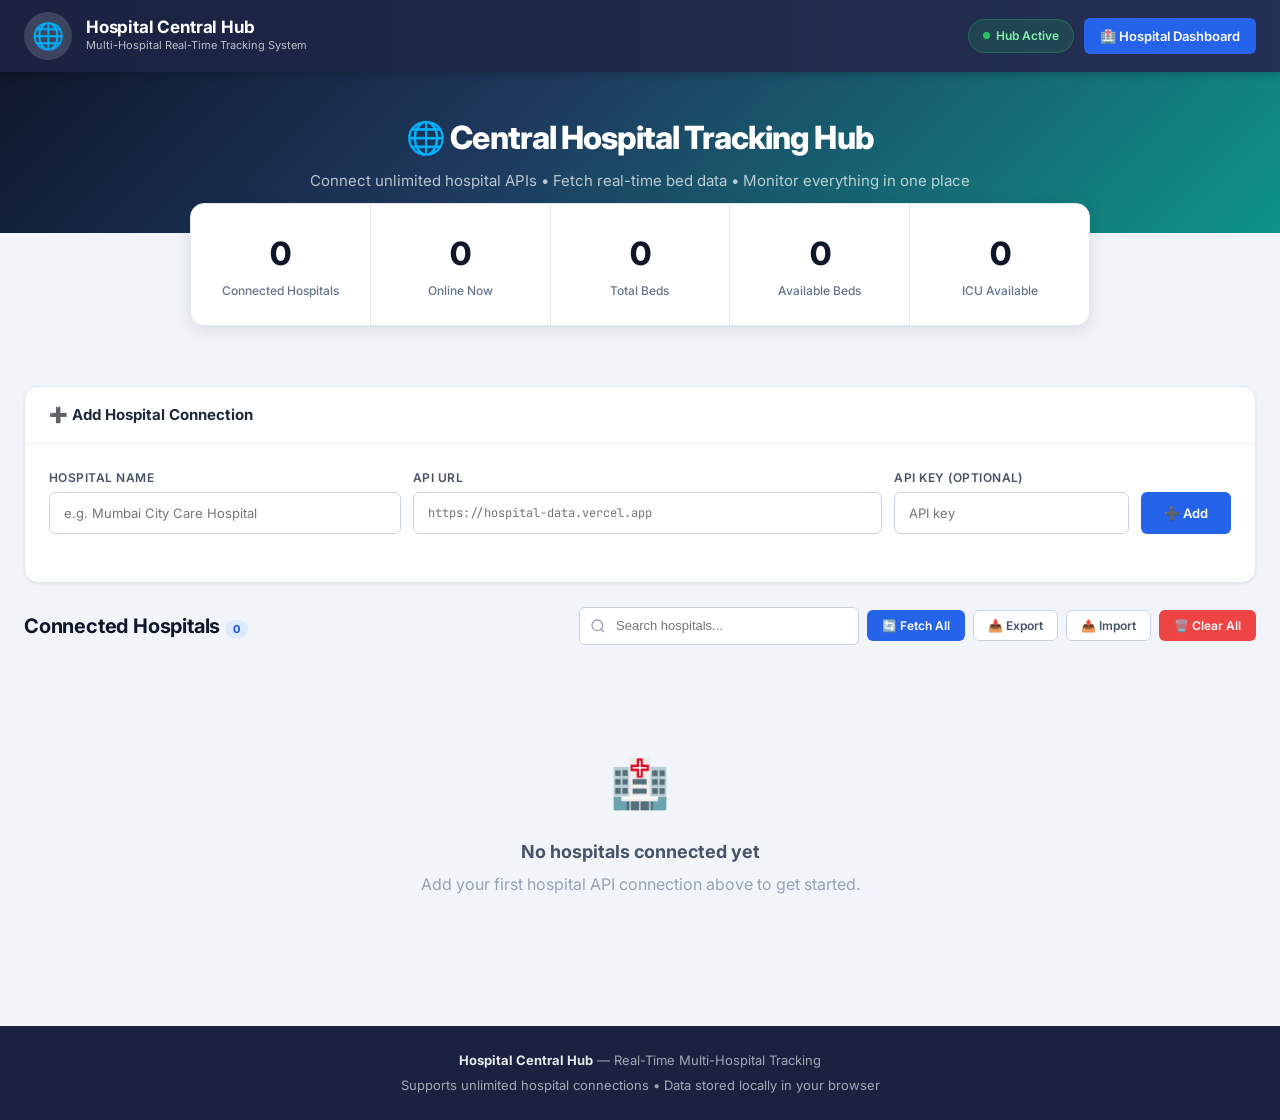
<file: hub.html>
<!DOCTYPE html>
<html lang="en">
<head>
  <meta charset="UTF-8" />
  <meta name="viewport" content="width=device-width, initial-scale=1.0" />
  <title>Hospital Central Hub — Connect & Track All Hospitals</title>
  <meta name="description" content="Central hospital tracking hub. Connect unlimited hospital APIs, fetch real-time bed data, and monitor all hospitals from one dashboard." />
  <link rel="icon" href="data:image/svg+xml,<svg xmlns='http://www.w3.org/2000/svg' viewBox='0 0 100 100'><text y='.9em' font-size='90'>🌐</text></svg>" />
  <link rel="stylesheet" href="css/styles.css" />
  <style>
    /* Hub-specific overrides */
    .hub-hero { background: linear-gradient(135deg, #0f172a 0%, #1e3a5f 40%, #0d9488 100%); padding: 40px 0; color: white; text-align: center; }
    .hub-hero h2 { font-size: 32px; font-weight: 800; letter-spacing: -0.03em; }
    .hub-hero p { font-size: 15px; opacity: 0.7; margin-top: 6px; }
    .hub-stats { display: flex; gap: 0; background: white; border-radius: 14px; box-shadow: 0 4px 20px rgba(0,0,0,0.1); margin: -30px auto 32px; max-width: 900px; overflow: hidden; border: 1px solid #e2e8f0; position: relative; z-index: 10; }
    .hub-stat { flex: 1; padding: 24px 20px; text-align: center; border-right: 1px solid #e2e8f0; }
    .hub-stat:last-child { border-right: none; }
    .hub-stat .val { font-size: 32px; font-weight: 800; color: #0f172a; letter-spacing: -0.03em; }
    .hub-stat .lbl { font-size: 12px; color: #64748b; font-weight: 500; margin-top: 2px; }
    .add-form { display: grid; grid-template-columns: 1.5fr 2fr 1fr auto; gap: 12px; align-items: end; margin-bottom: 24px; }
    .add-form .field label { display: block; font-size: 12px; font-weight: 600; color: #475569; margin-bottom: 5px; text-transform: uppercase; letter-spacing: 0.04em; }
    .add-form .field input { width: 100%; height: 42px; padding: 0 14px; border: 1px solid #cbd5e1; border-radius: 6px; font-size: 13px; font-family: 'Inter', sans-serif; outline: none; }
    .add-form .field input:focus { border-color: #2563eb; box-shadow: 0 0 0 3px rgba(37,99,235,0.1); }
    .toolbar { display: flex; align-items: center; justify-content: space-between; margin-bottom: 16px; flex-wrap: wrap; gap: 10px; }
    .toolbar-left { display: flex; align-items: center; gap: 10px; }
    .toolbar-right { display: flex; align-items: center; gap: 8px; }
    .search-box { width: 280px; height: 38px; padding: 0 12px 0 36px; border: 1px solid #cbd5e1; border-radius: 6px; font-size: 13px; outline: none; background: white url("data:image/svg+xml,%3Csvg xmlns='http://www.w3.org/2000/svg' width='16' height='16' viewBox='0 0 24 24' fill='none' stroke='%2394a3b8' stroke-width='2'%3E%3Ccircle cx='11' cy='11' r='8'/%3E%3Cpath d='m21 21-4.3-4.3'/%3E%3C/svg%3E") no-repeat 10px center; }
    .search-box:focus { border-color: #2563eb; }
    .hospital-grid { display: grid; grid-template-columns: repeat(auto-fill, minmax(340px, 1fr)); gap: 16px; margin-bottom: 24px; }
    .hosp-card { background: white; border-radius: 12px; border: 1px solid #e2e8f0; overflow: hidden; transition: box-shadow 0.2s, transform 0.2s; }
    .hosp-card:hover { box-shadow: 0 8px 24px rgba(0,0,0,0.08); transform: translateY(-2px); }
    .hosp-card-top { padding: 18px 20px; display: flex; align-items: center; gap: 14px; }
    .hosp-avatar { width: 44px; height: 44px; border-radius: 10px; display: flex; align-items: center; justify-content: center; font-size: 22px; flex-shrink: 0; }
    .hosp-avatar.online { background: #dcfce7; }
    .hosp-avatar.offline { background: #fee2e2; }
    .hosp-avatar.pending { background: #f1f5f9; }
    .hosp-name { font-size: 14px; font-weight: 700; color: #1e293b; }
    .hosp-url { font-size: 11px; color: #94a3b8; font-family: 'JetBrains Mono', monospace; word-break: break-all; }
    .hosp-status { margin-left: auto; }
    .hosp-status-dot { display: inline-flex; align-items: center; gap: 5px; padding: 4px 10px; border-radius: 20px; font-size: 11px; font-weight: 600; }
    .hosp-status-dot.online { background: #dcfce7; color: #15803d; }
    .hosp-status-dot.offline { background: #fee2e2; color: #b91c1c; }
    .hosp-status-dot.pending { background: #f1f5f9; color: #64748b; }
    .hosp-status-dot.timeout { background: #fef9c3; color: #a16207; }
    .hosp-card-data { padding: 0 20px 16px; display: grid; grid-template-columns: repeat(3, 1fr); gap: 8px; }
    .hosp-data-item { background: #f8fafc; border-radius: 8px; padding: 10px; text-align: center; }
    .hosp-data-item .dv { font-size: 18px; font-weight: 800; color: #0f172a; }
    .hosp-data-item .dl { font-size: 10px; color: #64748b; font-weight: 600; text-transform: uppercase; letter-spacing: 0.03em; }
    .hosp-card-actions { padding: 12px 20px; border-top: 1px solid #f1f5f9; display: flex; gap: 8px; justify-content: flex-end; }
    .hosp-card-actions button { padding: 6px 12px; border-radius: 6px; font-size: 11px; font-weight: 600; cursor: pointer; border: 1px solid #e2e8f0; background: white; color: #475569; transition: all 0.15s; }
    .hosp-card-actions button:hover { background: #f1f5f9; }
    .hosp-card-actions .del-btn { color: #b91c1c; border-color: #fecaca; }
    .hosp-card-actions .del-btn:hover { background: #fee2e2; }
    .progress-bar-wrap { width: 100%; height: 6px; background: #e2e8f0; border-radius: 3px; margin: 12px 0; overflow: hidden; display: none; }
    .progress-bar-wrap.active { display: block; }
    .progress-bar-fill { height: 100%; background: linear-gradient(90deg, #2563eb, #0d9488); border-radius: 3px; transition: width 0.3s; width: 0%; }
    .empty-state { text-align: center; padding: 60px 20px; color: #94a3b8; }
    .empty-state .icon { font-size: 48px; margin-bottom: 16px; }
    .empty-state h3 { font-size: 18px; color: #475569; margin-bottom: 6px; }
    .import-area { display: none; margin-bottom: 20px; }
    .import-area.open { display: block; }
    .import-area textarea { width: 100%; height: 120px; padding: 12px; border: 1px solid #cbd5e1; border-radius: 8px; font-family: 'JetBrains Mono', monospace; font-size: 12px; resize: vertical; outline: none; }
    .count-badge { background: #dbeafe; color: #1d4ed8; font-size: 11px; font-weight: 700; padding: 2px 8px; border-radius: 10px; }
    @media (max-width: 768px) {
      .add-form { grid-template-columns: 1fr; }
      .hub-stats { flex-direction: column; margin: -20px 16px 24px; }
      .hub-stat { border-right: none; border-bottom: 1px solid #e2e8f0; }
      .hospital-grid { grid-template-columns: 1fr; }
      .search-box { width: 100%; }
    }
  </style>
</head>
<body>

  <!-- TOP BAR -->
  <header class="top-bar">
    <div class="top-bar-inner">
      <div class="brand">
        <div class="brand-emblem">🌐</div>
        <div class="brand-text">
          <h1>Hospital Central Hub</h1>
          <p>Multi-Hospital Real-Time Tracking System</p>
        </div>
      </div>
      <div class="top-bar-actions">
        <div class="live-badge"><span class="dot"></span> Hub Active</div>
        <a href="index.html" class="login-btn">🏥 Hospital Dashboard</a>
      </div>
    </div>
  </header>

  <!-- HERO BANNER -->
  <section class="hub-hero">
    <h2>🌐 Central Hospital Tracking Hub</h2>
    <p>Connect unlimited hospital APIs • Fetch real-time bed data • Monitor everything in one place</p>
  </section>

  <!-- AGGREGATE STATS -->
  <div class="hub-stats">
    <div class="hub-stat"><div class="val" id="agg-hospitals">0</div><div class="lbl">Connected Hospitals</div></div>
    <div class="hub-stat"><div class="val" id="agg-online">0</div><div class="lbl">Online Now</div></div>
    <div class="hub-stat"><div class="val" id="agg-beds">0</div><div class="lbl">Total Beds</div></div>
    <div class="hub-stat"><div class="val" id="agg-avail">0</div><div class="lbl">Available Beds</div></div>
    <div class="hub-stat"><div class="val" id="agg-icu">0</div><div class="lbl">ICU Available</div></div>
  </div>

  <!-- MAIN CONTENT -->
  <div class="main-content">

    <!-- ADD CONNECTION FORM -->
    <div class="card">
      <div class="card-header">
        <div class="card-title">➕ Add Hospital Connection</div>
      </div>
      <div class="card-body">
        <div class="add-form">
          <div class="field">
            <label>Hospital Name</label>
            <input type="text" id="add-name" placeholder="e.g. Mumbai City Care Hospital" />
          </div>
          <div class="field">
            <label>API URL</label>
            <input type="url" id="add-url" placeholder="https://hospital-data.vercel.app" style="font-family:'JetBrains Mono',monospace;font-size:12px;" />
          </div>
          <div class="field">
            <label>API Key (optional)</label>
            <input type="password" id="add-key" placeholder="API key" />
          </div>
          <div><button class="btn btn-primary" id="add-btn" style="height:42px;">➕ Add</button></div>
        </div>
      </div>
    </div>

    <!-- IMPORT AREA -->
    <div class="import-area" id="import-area">
      <div class="card">
        <div class="card-header"><div class="card-title">📥 Import Hospitals (JSON)</div></div>
        <div class="card-body">
          <textarea id="import-json" placeholder='Paste JSON array: [{"name":"Hospital","url":"https://...","apiKey":""}]'></textarea>
          <div style="margin-top:10px;display:flex;gap:8px;">
            <button class="btn btn-primary btn-sm" id="import-btn">Import</button>
            <button class="btn btn-outline btn-sm" onclick="document.getElementById('import-area').classList.remove('open')">Cancel</button>
          </div>
        </div>
      </div>
    </div>

    <!-- TOOLBAR -->
    <div class="toolbar">
      <div class="toolbar-left">
        <h3 class="section-title" style="margin-bottom:0;">Connected Hospitals <span class="count-badge" id="count-badge">0</span></h3>
      </div>
      <div class="toolbar-right">
        <input type="text" class="search-box" id="search-box" placeholder="Search hospitals..." />
        <button class="btn btn-primary btn-sm" id="fetch-all-btn">🔄 Fetch All</button>
        <button class="btn btn-outline btn-sm" id="export-btn">📥 Export</button>
        <button class="btn btn-outline btn-sm" id="import-toggle-btn">📤 Import</button>
        <button class="btn btn-danger btn-sm" id="clear-all-btn">🗑️ Clear All</button>
      </div>
    </div>

    <!-- PROGRESS BAR -->
    <div class="progress-bar-wrap" id="progress-wrap">
      <div class="progress-bar-fill" id="progress-fill"></div>
    </div>

    <!-- HOSPITAL CARDS GRID -->
    <div class="hospital-grid" id="hospital-grid">
      <!-- Rendered by JS -->
    </div>

    <!-- EMPTY STATE -->
    <div class="empty-state" id="empty-state" style="display:none;">
      <div class="icon">🏥</div>
      <h3>No hospitals connected yet</h3>
      <p>Add your first hospital API connection above to get started.</p>
    </div>

  </div>

  <!-- FOOTER -->
  <footer class="site-footer">
    <div><strong>Hospital Central Hub</strong> — Real-Time Multi-Hospital Tracking</div>
    <div style="margin-top:4px;">Supports unlimited hospital connections • Data stored locally in your browser</div>
  </footer>

  <!-- TOAST -->
  <div class="toast-container" id="toast-container"></div>

  <!-- SCRIPTS -->
  <script src="js/hub.js"></script>
  <script>
    const $ = s => document.querySelector(s);
    const $$ = s => document.querySelectorAll(s);

    // ── Toast ──
    function showToast(msg, type = "info") {
      const c = $(".toast-container"); if (!c) return;
      const icons = { success: "✅", danger: "❌", warning: "⚠️", info: "ℹ️" };
      const t = document.createElement("div"); t.className = `toast ${type}`;
      t.innerHTML = `<span>${icons[type] || "ℹ️"}</span> ${msg}`; c.appendChild(t);
      setTimeout(() => t.remove(), 4000);
    }

    // ── Render aggregate stats ──
    function renderStats() {
      const s = Hub.getAggregateStats();
      $("#agg-hospitals").textContent = s.totalHospitals;
      $("#agg-online").textContent = s.onlineCount;
      $("#agg-beds").textContent = s.totalBeds.toLocaleString();
      $("#agg-avail").textContent = s.totalAvailable.toLocaleString();
      $("#agg-icu").textContent = s.totalICUAvail.toLocaleString();
      $("#count-badge").textContent = s.totalHospitals;
    }

    // ── Render hospital cards ──
    function renderCards(filter = "") {
      const list = Hub.getConnections();
      const filtered = filter ? list.filter(c =>
        c.name.toLowerCase().includes(filter.toLowerCase()) ||
        c.url.toLowerCase().includes(filter.toLowerCase())
      ) : list;

      const grid = $("#hospital-grid");
      const empty = $("#empty-state");

      if (filtered.length === 0) {
        grid.innerHTML = "";
        empty.style.display = list.length === 0 ? "block" : "none";
        if (list.length > 0 && filtered.length === 0) {
          grid.innerHTML = '<div class="empty-state"><div class="icon">🔍</div><h3>No matching hospitals</h3></div>';
        }
        return;
      }

      empty.style.display = "none";

      grid.innerHTML = filtered.map(c => {
        const d = c.lastData;
        const statusCls = c.lastStatus || "pending";
        const statusLabel = { online: "✅ Online", offline: "❌ Offline", timeout: "⏱️ Timeout", pending: "⏳ Pending" }[statusCls] || "⏳ Pending";

        let totalBeds = "—", availBeds = "—", icuBeds = "—";
        if (d) {
          totalBeds = d.total_beds ?? "—";
          availBeds = d.total_available ?? "—";
          if (d.beds) {
            icuBeds = d.beds.icu?.available ?? "—";
          } else {
            icuBeds = d.icu_beds ?? "—";
          }
        }

        const lastTime = c.lastFetched ? new Date(c.lastFetched).toLocaleTimeString("en-IN", { hour: "2-digit", minute: "2-digit", hour12: true }) : "Never";

        return `<div class="hosp-card" data-id="${c.id}">
          <div class="hosp-card-top">
            <div class="hosp-avatar ${statusCls}">🏥</div>
            <div style="flex:1;min-width:0;">
              <div class="hosp-name">${esc(c.name)}</div>
              <div class="hosp-url">${esc(c.url)}</div>
            </div>
            <div class="hosp-status">
              <span class="hosp-status-dot ${statusCls}">${statusLabel}</span>
            </div>
          </div>
          <div class="hosp-card-data">
            <div class="hosp-data-item"><div class="dv">${totalBeds}</div><div class="dl">Total Beds</div></div>
            <div class="hosp-data-item"><div class="dv">${availBeds}</div><div class="dl">Available</div></div>
            <div class="hosp-data-item"><div class="dv">${icuBeds}</div><div class="dl">ICU Avail</div></div>
          </div>
          <div class="hosp-card-actions">
            <span style="font-size:11px;color:#94a3b8;margin-right:auto;">Last: ${lastTime}</span>
            <button onclick="fetchOne('${c.id}')">🔄 Fetch</button>
            <button class="del-btn" onclick="removeHosp('${c.id}')">🗑️ Remove</button>
          </div>
        </div>`;
      }).join("");
    }

    function esc(s) { const d = document.createElement("div"); d.textContent = s; return d.innerHTML; }

    // ── Add hospital ──
    $("#add-btn").addEventListener("click", () => {
      const name = $("#add-name").value.trim();
      const url = $("#add-url").value.trim();
      const key = $("#add-key").value.trim();

      if (!name) { showToast("Enter a hospital name", "warning"); return; }
      if (!url) { showToast("Enter an API URL", "warning"); return; }

      Hub.addConnection(name, url, key);
      $("#add-name").value = "";
      $("#add-url").value = "";
      $("#add-key").value = "";
      renderCards();
      renderStats();
      showToast(`${name} added!`, "success");
    });

    // Enter key support
    ["add-name", "add-url", "add-key"].forEach(id => {
      $(`#${id}`).addEventListener("keydown", e => { if (e.key === "Enter") $("#add-btn").click(); });
    });

    // ── Fetch single ──
    async function fetchOne(id) {
      const conn = Hub.getConnection(id);
      if (!conn) return;
      showToast(`Fetching ${conn.name}...`, "info");
      await Hub.fetchHospital(conn);
      renderCards($("#search-box").value);
      renderStats();
      const updated = Hub.getConnection(id);
      if (updated?.lastStatus === "online") {
        showToast(`${conn.name} — data fetched!`, "success");
      } else {
        showToast(`${conn.name} — connection failed`, "danger");
      }
    }

    // ── Remove hospital ──
    function removeHosp(id) {
      const conn = Hub.getConnection(id);
      if (confirm(`Remove "${conn?.name || id}"?`)) {
        Hub.removeConnection(id);
        renderCards($("#search-box").value);
        renderStats();
        showToast("Hospital removed", "info");
      }
    }

    // ── Fetch All ──
    $("#fetch-all-btn").addEventListener("click", async () => {
      const list = Hub.getConnections();
      if (list.length === 0) { showToast("No hospitals to fetch", "warning"); return; }

      const wrap = $("#progress-wrap");
      const fill = $("#progress-fill");
      wrap.classList.add("active");
      fill.style.width = "0%";

      showToast(`Fetching ${list.length} hospitals...`, "info");

      await Hub.fetchAll((done, total) => {
        fill.style.width = `${Math.round((done / total) * 100)}%`;
      });

      wrap.classList.remove("active");
      renderCards($("#search-box").value);
      renderStats();

      const stats = Hub.getAggregateStats();
      showToast(`Done! ${stats.onlineCount}/${stats.totalHospitals} online`, "success");
    });

    // ── Search ──
    $("#search-box").addEventListener("input", (e) => {
      renderCards(e.target.value);
    });

    // ── Export ──
    $("#export-btn").addEventListener("click", () => {
      const json = Hub.exportAll();
      const blob = new Blob([json], { type: "application/json" });
      const a = document.createElement("a"); a.href = URL.createObjectURL(blob);
      a.download = `hospital_hub_export_${Date.now()}.json`; a.click();
      showToast("Data exported!", "success");
    });

    // ── Import ──
    $("#import-toggle-btn").addEventListener("click", () => {
      $("#import-area").classList.toggle("open");
    });

    $("#import-btn").addEventListener("click", () => {
      const json = $("#import-json").value.trim();
      if (!json) { showToast("Paste JSON first", "warning"); return; }
      const result = Hub.importConnections(json);
      if (result.success) {
        showToast(`Imported ${result.count} hospitals!`, "success");
        $("#import-json").value = "";
        $("#import-area").classList.remove("open");
        renderCards();
        renderStats();
      } else {
        showToast(`Import failed: ${result.error}`, "danger");
      }
    });

    // ── Clear All ──
    $("#clear-all-btn").addEventListener("click", () => {
      const count = Hub.getConnections().length;
      if (count === 0) { showToast("Nothing to clear", "info"); return; }
      if (confirm(`Remove all ${count} hospital connections?`)) {
        localStorage.removeItem("hospital_hub_connections");
        renderCards();
        renderStats();
        showToast("All connections cleared", "info");
      }
    });

    // ── Init ──
    renderCards();
    renderStats();
  </script>
</body>
</html>
</file>
<file: css/styles.css>
/* ══════════════════════════════════════════
   Government Hospital Dashboard - Stylesheet
   Inspired by Maharashtra Charitable Hospital Helpdesk
   ══════════════════════════════════════════ */

@import url('https://fonts.googleapis.com/css2?family=Inter:wght@300;400;500;600;700;800&family=JetBrains+Mono:wght@400;500&display=swap');

:root {
  --navy: #1a2240;
  --navy-light: #243054;
  --navy-dark: #111832;
  --govt-blue: #2563eb;
  --govt-green: #0d9488;
  --teal: #14b8a6;
  --gradient-banner: linear-gradient(135deg, #1e40af 0%, #0d9488 60%, #2dd4bf 100%);
  --gradient-header: linear-gradient(90deg, #1a2240 0%, #243054 100%);
  --white: #ffffff;
  --gray-50: #f8fafc;
  --gray-100: #f1f5f9;
  --gray-200: #e2e8f0;
  --gray-300: #cbd5e1;
  --gray-400: #94a3b8;
  --gray-500: #64748b;
  --gray-600: #475569;
  --gray-700: #334155;
  --gray-800: #1e293b;
  --gray-900: #0f172a;
  --success: #22c55e;
  --warning: #f59e0b;
  --danger: #ef4444;
  --info: #3b82f6;
  --icon-green: #16a34a;
  --icon-green-bg: #dcfce7;
  --icon-purple: #9333ea;
  --icon-purple-bg: #f3e8ff;
  --icon-pink: #ec4899;
  --icon-pink-bg: #fce7f3;
  --icon-blue: #2563eb;
  --icon-blue-bg: #dbeafe;
  --icon-orange: #ea580c;
  --icon-orange-bg: #fff7ed;
  --icon-teal: #0d9488;
  --icon-teal-bg: #ccfbf1;
  --radius-sm: 6px;
  --radius-md: 10px;
  --radius-lg: 14px;
  --radius-xl: 20px;
  --shadow-sm: 0 1px 3px rgba(0,0,0,0.08);
  --shadow-md: 0 4px 12px rgba(0,0,0,0.1);
  --shadow-lg: 0 8px 30px rgba(0,0,0,0.12);
  --font-sans: 'Inter', -apple-system, BlinkMacSystemFont, sans-serif;
  --font-mono: 'JetBrains Mono', monospace;
  --transition: 200ms ease;
}

*, *::before, *::after { margin: 0; padding: 0; box-sizing: border-box; }
html { font-size: 16px; scroll-behavior: smooth; }
body { font-family: var(--font-sans); background: var(--gray-100); color: var(--gray-800); line-height: 1.6; min-height: 100vh; }
::-webkit-scrollbar { width: 6px; }
::-webkit-scrollbar-thumb { background: var(--gray-300); border-radius: 3px; }
a { text-decoration: none; color: inherit; }

/* ── TOP HEADER BAR (Navy) ── */
.top-bar {
  background: var(--gradient-header);
  color: white;
  padding: 12px 0;
  position: sticky;
  top: 0;
  z-index: 100;
  box-shadow: 0 2px 8px rgba(0,0,0,0.2);
}
.top-bar-inner {
  max-width: 1280px;
  margin: 0 auto;
  padding: 0 24px;
  display: flex;
  align-items: center;
  justify-content: space-between;
}
.brand {
  display: flex;
  align-items: center;
  gap: 14px;
}
.brand-emblem {
  width: 48px;
  height: 48px;
  background: rgba(255,255,255,0.15);
  border-radius: 50%;
  display: flex;
  align-items: center;
  justify-content: center;
  font-size: 26px;
  flex-shrink: 0;
}
.brand-text h1 {
  font-size: 17px;
  font-weight: 700;
  line-height: 1.2;
  letter-spacing: -0.01em;
}
.brand-text p {
  font-size: 11px;
  opacity: 0.7;
  font-weight: 400;
}
.top-bar-actions {
  display: flex;
  align-items: center;
  gap: 10px;
}
.helpline-btn {
  display: flex;
  align-items: center;
  gap: 6px;
  background: var(--icon-green);
  color: white;
  padding: 8px 16px;
  border-radius: var(--radius-sm);
  font-size: 13px;
  font-weight: 600;
  border: none;
  cursor: pointer;
}
.login-btn {
  display: flex;
  align-items: center;
  gap: 6px;
  background: var(--govt-blue);
  color: white;
  padding: 8px 16px;
  border-radius: var(--radius-sm);
  font-size: 13px;
  font-weight: 600;
  border: none;
  cursor: pointer;
  transition: background var(--transition);
}
.login-btn:hover { background: #1d4ed8; }
.live-badge {
  display: flex;
  align-items: center;
  gap: 6px;
  background: rgba(34,197,94,0.15);
  border: 1px solid rgba(34,197,94,0.3);
  color: #86efac;
  padding: 6px 14px;
  border-radius: 20px;
  font-size: 12px;
  font-weight: 600;
}
.live-badge .dot {
  width: 7px; height: 7px;
  background: var(--success);
  border-radius: 50%;
  animation: pulse-dot 2s infinite;
}
@keyframes pulse-dot {
  0%,100% { opacity: 1; }
  50% { opacity: 0.4; }
}

/* ── NAVIGATION BAR ── */
.nav-bar {
  background: white;
  border-bottom: 1px solid var(--gray-200);
  position: sticky;
  top: 72px;
  z-index: 90;
}
.nav-bar-inner {
  max-width: 1280px;
  margin: 0 auto;
  padding: 0 24px;
  display: flex;
  align-items: center;
  gap: 0;
  overflow-x: auto;
}
.nav-link {
  padding: 14px 18px;
  font-size: 13.5px;
  font-weight: 500;
  color: var(--gray-600);
  white-space: nowrap;
  border-bottom: 3px solid transparent;
  transition: all var(--transition);
  cursor: pointer;
}
.nav-link:hover {
  color: var(--navy);
  background: var(--gray-50);
}
.nav-link.active {
  color: var(--govt-blue);
  border-bottom-color: var(--govt-blue);
  font-weight: 600;
}
.mobile-toggle {
  display: none;
  background: none;
  border: none;
  font-size: 22px;
  color: white;
  cursor: pointer;
  padding: 6px;
}

/* ── GRADIENT BANNER ── */
.banner {
  background: var(--gradient-banner);
  padding: 28px 0 24px;
  color: white;
}
.banner-inner {
  max-width: 1280px;
  margin: 0 auto;
  padding: 0 24px;
}
.banner h2 {
  font-size: 26px;
  font-weight: 700;
  letter-spacing: -0.02em;
}
.breadcrumb {
  font-size: 13px;
  opacity: 0.8;
  margin-top: 4px;
}
.breadcrumb a { text-decoration: underline; opacity: 0.9; }

/* ── MAIN CONTENT ── */
.main-content {
  max-width: 1280px;
  margin: 0 auto;
  padding: 28px 24px;
}

/* ── STAT CARDS ROW ── */
.stat-cards {
  display: flex;
  gap: 0;
  background: white;
  border-radius: var(--radius-lg);
  box-shadow: var(--shadow-md);
  margin-bottom: 32px;
  overflow: hidden;
  border: 1px solid var(--gray-200);
}
.stat-card {
  flex: 1;
  padding: 28px 24px;
  display: flex;
  align-items: center;
  gap: 16px;
  border-right: 1px solid var(--gray-200);
  transition: background var(--transition);
}
.stat-card:last-child { border-right: none; }
.stat-card:hover { background: var(--gray-50); }
.stat-icon {
  width: 56px; height: 56px;
  border-radius: 50%;
  display: flex;
  align-items: center;
  justify-content: center;
  font-size: 26px;
  flex-shrink: 0;
}
.stat-icon.green  { background: var(--icon-green-bg); }
.stat-icon.purple { background: var(--icon-purple-bg); }
.stat-icon.pink   { background: var(--icon-pink-bg); }
.stat-icon.blue   { background: var(--icon-blue-bg); }
.stat-icon.orange { background: var(--icon-orange-bg); }
.stat-icon.teal   { background: var(--icon-teal-bg); }
.stat-info .stat-value {
  font-size: 30px;
  font-weight: 800;
  color: var(--gray-900);
  line-height: 1;
  letter-spacing: -0.03em;
}
.stat-info .stat-label {
  font-size: 13px;
  color: var(--gray-500);
  font-weight: 500;
  margin-top: 4px;
}

/* ── SECTION HEADINGS ── */
.section-title {
  font-size: 20px;
  font-weight: 700;
  color: var(--gray-900);
  margin-bottom: 18px;
  letter-spacing: -0.01em;
}

/* ── CARD COMPONENT ── */
.card {
  background: white;
  border-radius: var(--radius-lg);
  border: 1px solid var(--gray-200);
  box-shadow: var(--shadow-sm);
  overflow: hidden;
  margin-bottom: 24px;
}
.card-header {
  padding: 16px 24px;
  border-bottom: 1px solid var(--gray-100);
  display: flex;
  align-items: center;
  justify-content: space-between;
}
.card-title {
  font-size: 15px;
  font-weight: 700;
  color: var(--gray-800);
  display: flex;
  align-items: center;
  gap: 8px;
}
.card-body { padding: 24px; }

/* ── FILTER ROW ── */
.filter-row {
  display: flex;
  align-items: flex-end;
  gap: 16px;
  margin-bottom: 24px;
  flex-wrap: wrap;
}
.filter-group { flex: 1; min-width: 180px; }
.filter-group label {
  display: block;
  font-size: 13px;
  font-weight: 600;
  color: var(--gray-700);
  margin-bottom: 6px;
}
.filter-select, .filter-input {
  width: 100%;
  height: 42px;
  padding: 0 14px;
  border: 1px solid var(--gray-300);
  border-radius: var(--radius-sm);
  font-size: 13px;
  font-family: var(--font-sans);
  color: var(--gray-700);
  background: white;
  outline: none;
  transition: border-color var(--transition);
  appearance: none;
}
.filter-select { background: white url("data:image/svg+xml,%3Csvg xmlns='http://www.w3.org/2000/svg' width='12' height='12' viewBox='0 0 24 24' fill='none' stroke='%2364748b' stroke-width='2'%3E%3Cpath d='M6 9l6 6 6-6'/%3E%3C/svg%3E") no-repeat right 14px center; padding-right: 36px; }
.filter-select:focus, .filter-input:focus { border-color: var(--govt-blue); box-shadow: 0 0 0 3px rgba(37,99,235,0.1); }
.filter-input.mono { font-family: var(--font-mono); font-size: 12px; }

/* ── BUTTONS ── */
.btn {
  display: inline-flex;
  align-items: center;
  gap: 6px;
  padding: 10px 22px;
  border-radius: var(--radius-sm);
  font-size: 13px;
  font-weight: 600;
  font-family: var(--font-sans);
  cursor: pointer;
  border: 1px solid transparent;
  transition: all var(--transition);
  white-space: nowrap;
}
.btn-primary { background: var(--govt-blue); color: white; }
.btn-primary:hover { background: #1d4ed8; }
.btn-outline { background: white; color: var(--gray-600); border-color: var(--gray-300); }
.btn-outline:hover { background: var(--gray-50); border-color: var(--gray-400); }
.btn-success { background: var(--icon-green); color: white; }
.btn-danger { background: var(--danger); color: white; }
.btn-sm { padding: 7px 14px; font-size: 12px; }

/* ── DATA TABLE ── */
.data-table {
  width: 100%;
  border-collapse: collapse;
}
.data-table thead th {
  background: var(--navy);
  color: white;
  padding: 12px 16px;
  font-size: 12px;
  font-weight: 600;
  text-transform: uppercase;
  letter-spacing: 0.04em;
  text-align: left;
  white-space: nowrap;
}
.data-table thead th:first-child { border-radius: var(--radius-sm) 0 0 0; }
.data-table thead th:last-child { border-radius: 0 var(--radius-sm) 0 0; }
.data-table tbody td {
  padding: 14px 16px;
  font-size: 13px;
  color: var(--gray-700);
  border-bottom: 1px solid var(--gray-100);
}
.data-table tbody tr:hover td { background: var(--gray-50); }
.data-table .status-badge {
  display: inline-flex;
  align-items: center;
  gap: 4px;
  padding: 4px 10px;
  border-radius: 20px;
  font-size: 11px;
  font-weight: 600;
}
.status-badge.available { background: #dcfce7; color: #15803d; }
.status-badge.low { background: #fef9c3; color: #a16207; }
.status-badge.critical { background: #fee2e2; color: #b91c1c; }

/* ── BED MANAGEMENT GRID ── */
.bed-grid {
  display: grid;
  grid-template-columns: repeat(3, 1fr);
  gap: 20px;
  margin-bottom: 24px;
}
.bed-card {
  background: white;
  border-radius: var(--radius-lg);
  border: 1px solid var(--gray-200);
  overflow: hidden;
  transition: box-shadow var(--transition);
}
.bed-card:hover { box-shadow: var(--shadow-md); }
.bed-card-header {
  padding: 16px 20px;
  display: flex;
  align-items: center;
  gap: 12px;
  border-bottom: 1px solid var(--gray-100);
}
.bed-card-icon {
  width: 40px; height: 40px;
  border-radius: 50%;
  display: flex;
  align-items: center;
  justify-content: center;
  font-size: 20px;
}
.bed-card-title { font-size: 14px; font-weight: 700; color: var(--gray-800); }
.bed-card-sub { font-size: 11px; color: var(--gray-500); }
.bed-card-body { padding: 20px; }
.counter-row {
  display: flex;
  align-items: center;
  justify-content: space-between;
  margin-bottom: 14px;
}
.counter-row:last-child { margin-bottom: 0; }
.counter-label { font-size: 12px; font-weight: 600; color: var(--gray-600); text-transform: uppercase; letter-spacing: 0.04em; }
.counter-control {
  display: flex;
  align-items: center;
  border: 1px solid var(--gray-200);
  border-radius: var(--radius-sm);
  overflow: hidden;
}
.counter-btn {
  width: 36px; height: 36px;
  display: flex;
  align-items: center;
  justify-content: center;
  background: var(--gray-50);
  border: none;
  cursor: pointer;
  font-size: 16px;
  font-weight: 700;
  color: var(--gray-600);
  transition: background var(--transition);
}
.counter-btn:hover { background: var(--gray-200); }
.counter-input {
  width: 60px;
  height: 36px;
  border: none;
  text-align: center;
  font-size: 16px;
  font-weight: 700;
  font-family: var(--font-sans);
  color: var(--gray-900);
  outline: none;
}
.bed-stats-row {
  display: flex;
  gap: 10px;
  margin-top: 14px;
  padding-top: 14px;
  border-top: 1px solid var(--gray-100);
}
.bed-stat-item {
  flex: 1;
  text-align: center;
  padding: 8px;
  background: var(--gray-50);
  border-radius: var(--radius-sm);
}
.bed-stat-item .val { font-size: 18px; font-weight: 800; color: var(--gray-900); }
.bed-stat-item .lbl { font-size: 10px; color: var(--gray-500); font-weight: 600; text-transform: uppercase; letter-spacing: 0.04em; }

/* ── API DOCS SECTION ── */
.api-endpoint {
  display: flex;
  align-items: flex-start;
  gap: 12px;
  padding: 16px 0;
  border-bottom: 1px solid var(--gray-100);
}
.api-endpoint:last-child { border-bottom: none; }
.method-badge {
  padding: 4px 10px;
  border-radius: 4px;
  font-size: 11px;
  font-weight: 700;
  font-family: var(--font-mono);
  flex-shrink: 0;
}
.method-badge.get { background: #dcfce7; color: #15803d; }
.method-badge.post { background: #dbeafe; color: #1d4ed8; }
.api-path { font-family: var(--font-mono); font-size: 13px; color: var(--gray-800); font-weight: 600; }
.api-desc { font-size: 12px; color: var(--gray-500); margin-top: 2px; }

/* ── JSON PREVIEW ── */
.json-preview {
  background: var(--gray-900);
  color: #e2e8f0;
  border-radius: var(--radius-md);
  padding: 20px;
  font-family: var(--font-mono);
  font-size: 12px;
  line-height: 1.7;
  overflow-x: auto;
  position: relative;
}
.json-preview .copy-btn {
  position: absolute;
  top: 10px;
  right: 10px;
  background: rgba(255,255,255,0.1);
  border: 1px solid rgba(255,255,255,0.15);
  color: var(--gray-400);
  padding: 5px 10px;
  border-radius: var(--radius-sm);
  font-size: 11px;
  cursor: pointer;
  font-family: var(--font-sans);
  font-weight: 600;
}
.json-preview .copy-btn:hover { background: rgba(255,255,255,0.2); color: white; }
.json-key { color: #7dd3fc; }
.json-string { color: #86efac; }
.json-number { color: #fbbf24; }

/* ── TOGGLE SWITCH ── */
.toggle-row { display: flex; align-items: center; justify-content: space-between; padding: 14px 0; border-bottom: 1px solid var(--gray-100); }
.toggle-row:last-child { border-bottom: none; }
.toggle-label { font-size: 13px; font-weight: 500; color: var(--gray-700); }
.toggle-desc { font-size: 11px; color: var(--gray-500); margin-top: 2px; }
.toggle-switch { position: relative; width: 44px; height: 24px; }
.toggle-switch input { opacity: 0; width: 0; height: 0; }
.toggle-slider { position: absolute; inset: 0; background: var(--gray-300); border-radius: 12px; cursor: pointer; transition: var(--transition); }
.toggle-slider::before { content: ''; position: absolute; width: 18px; height: 18px; left: 3px; top: 3px; background: white; border-radius: 50%; transition: var(--transition); }
.toggle-switch input:checked + .toggle-slider { background: var(--govt-blue); }
.toggle-switch input:checked + .toggle-slider::before { transform: translateX(20px); }

/* ── TAB PANELS ── */
.tab-panel { display: none; animation: fadeIn 0.3s ease; }
.tab-panel.active { display: block; }
@keyframes fadeIn { from { opacity: 0; transform: translateY(8px); } to { opacity: 1; transform: translateY(0); } }

/* ── TOAST ── */
.toast-container { position: fixed; bottom: 20px; right: 20px; z-index: 1000; display: flex; flex-direction: column; gap: 8px; }
.toast { display: flex; align-items: center; gap: 8px; padding: 12px 18px; background: white; border-radius: var(--radius-md); box-shadow: var(--shadow-lg); border-left: 4px solid var(--govt-blue); font-size: 13px; font-weight: 500; color: var(--gray-700); animation: toastIn 0.3s ease, toastOut 0.3s ease 3.7s forwards; max-width: 340px; }
.toast.success { border-left-color: var(--success); }
.toast.danger { border-left-color: var(--danger); }
.toast.warning { border-left-color: var(--warning); }
@keyframes toastIn { from { opacity: 0; transform: translateX(40px); } to { opacity: 1; transform: translateX(0); } }
@keyframes toastOut { from { opacity: 1; } to { opacity: 0; } }

/* ── FOOTER ── */
.site-footer {
  background: var(--navy);
  color: rgba(255,255,255,0.6);
  padding: 24px 0;
  text-align: center;
  font-size: 13px;
  margin-top: 40px;
}
.site-footer strong { color: rgba(255,255,255,0.9); }

/* ── TWO-COLUMN LAYOUT ── */
.two-col { display: grid; grid-template-columns: 1fr 1fr; gap: 24px; }

/* ── LAST UPDATED STRIP ── */
.updated-strip {
  display: flex;
  align-items: center;
  justify-content: flex-end;
  gap: 8px;
  margin-bottom: 16px;
  font-size: 12px;
  color: var(--gray-500);
}
.updated-strip .dot { width: 6px; height: 6px; background: var(--success); border-radius: 50%; animation: pulse-dot 2s infinite; }

/* ── RESPONSIVE ── */
@media (max-width: 1024px) {
  .stat-cards { flex-wrap: wrap; }
  .stat-card { flex: 1 1 calc(50% - 1px); }
  .bed-grid { grid-template-columns: repeat(2, 1fr); }
  .two-col { grid-template-columns: 1fr; }
}
@media (max-width: 768px) {
  .mobile-toggle { display: block; }
  .nav-bar-inner { display: none; }
  .nav-bar-inner.open { display: flex; flex-direction: column; }
  .nav-link { padding: 12px 16px; border-bottom: 1px solid var(--gray-100); border-left: 3px solid transparent; }
  .nav-link.active { border-bottom-color: var(--gray-100); border-left-color: var(--govt-blue); }
  .stat-cards { flex-direction: column; }
  .stat-card { border-right: none; border-bottom: 1px solid var(--gray-200); }
  .stat-card:last-child { border-bottom: none; }
  .bed-grid { grid-template-columns: 1fr; }
  .brand-text h1 { font-size: 14px; }
  .top-bar-actions .helpline-btn span { display: none; }
  .filter-row { flex-direction: column; }
  .banner h2 { font-size: 20px; }
}
</file>
